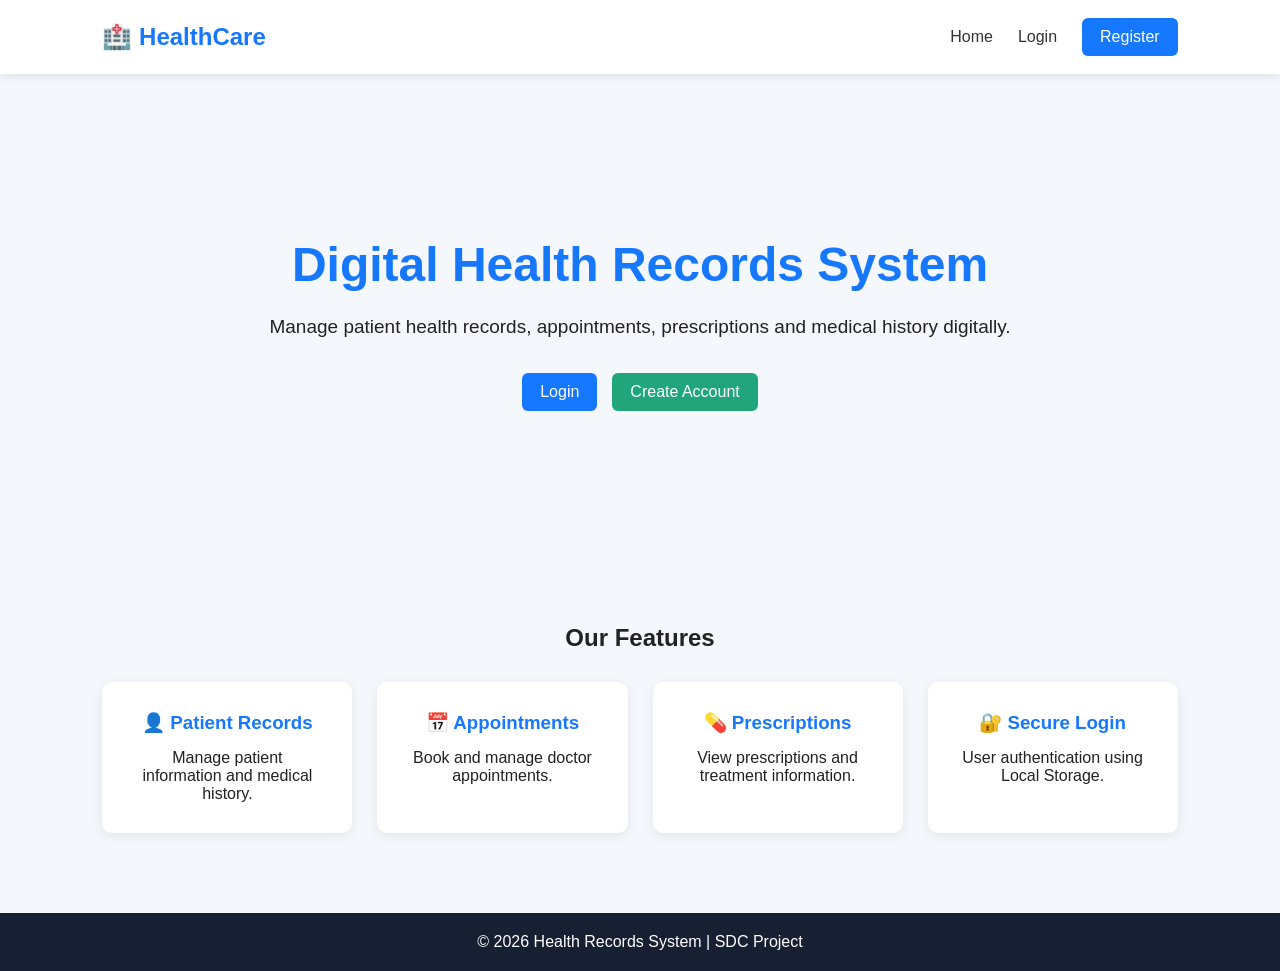
<file: index.html>
<!DOCTYPE html>
<html lang="en">
<head>
    <meta charset="UTF-8">
    <meta name="viewport" content="width=device-width, initial-scale=1.0">

    <title>Health Records System</title>

    <link rel="stylesheet" href="css/style.css">
</head>

<body>

<header class="navbar">

    <div class="logo">
        🏥 HealthCare
    </div>

    <nav>
        <a href="index.html">Home</a>
        <a href="login.html">Login</a>
        <a href="signup.html" class="btn">Register</a>
    </nav>

</header>


<section class="hero">

    <div class="hero-content">

        <h1>Digital Health Records System</h1>

        <p>
            Manage patient health records, appointments,
            prescriptions and medical history digitally.
        </p>

        <div class="hero-buttons">

            <a href="login.html" class="btn">
                Login
            </a>

            <a href="signup.html" class="btn secondary">
                Create Account
            </a>

        </div>

    </div>

</section>


<section class="features">

    <h2>Our Features</h2>

    <div class="feature-grid">

        <div class="feature-card">
            <h3>👤 Patient Records</h3>
            <p>Manage patient information and medical history.</p>
        </div>

        <div class="feature-card">
            <h3>📅 Appointments</h3>
            <p>Book and manage doctor appointments.</p>
        </div>

        <div class="feature-card">
            <h3>💊 Prescriptions</h3>
            <p>View prescriptions and treatment information.</p>
        </div>

        <div class="feature-card">
            <h3>🔐 Secure Login</h3>
            <p>User authentication using Local Storage.</p>
        </div>

    </div>

</section>


<footer>

    <p>© 2026 Health Records System | SDC Project</p>

</footer>

</body>
</html>
</file>
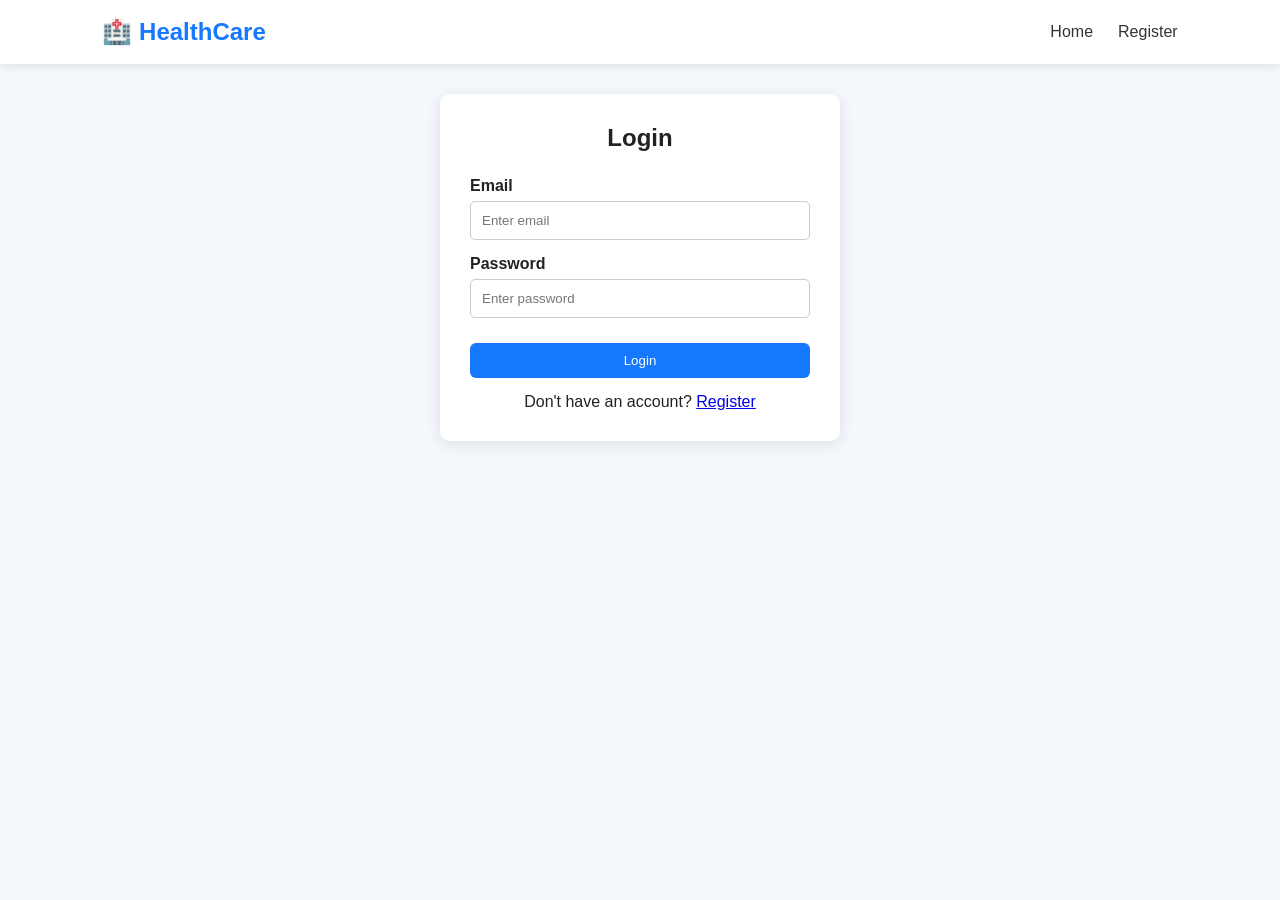
<file: admin.html>
<!DOCTYPE html><html lang="en"><head><meta charset="UTF-8"><meta name="viewport" content="width=device-width,initial-scale=1.0"><title>Admin Dashboard</title><link rel="stylesheet" href="css/style.css"></head><body><header class="navbar"><div class="logo">🏥 HealthCare Admin</div><nav><a href="admin.html">Dashboard</a><a href="patients.html">Patients</a><a href="records.html">Records</a><a href="appointments.html">Appointments</a><a href="#" onclick="logout()">Logout</a></nav></header><main class="dashboard"><h1>Welcome, <span id="adminName">Admin</span> 👋</h1><div class="card-grid"><div class="dashboard-card"><h3>👥 Users</h3><h2 id="userCount">0</h2></div><div class="dashboard-card"><h3>👤 Patients</h3><h2 id="patientCount">0</h2></div><div class="dashboard-card"><h3>📋 Records</h3><h2 id="recordCount">0</h2></div><div class="dashboard-card"><h3>📅 Appointments</h3><h2 id="appointmentCount">0</h2></div></div></main><script src="js/admin.js"></script></body></html>
</file>
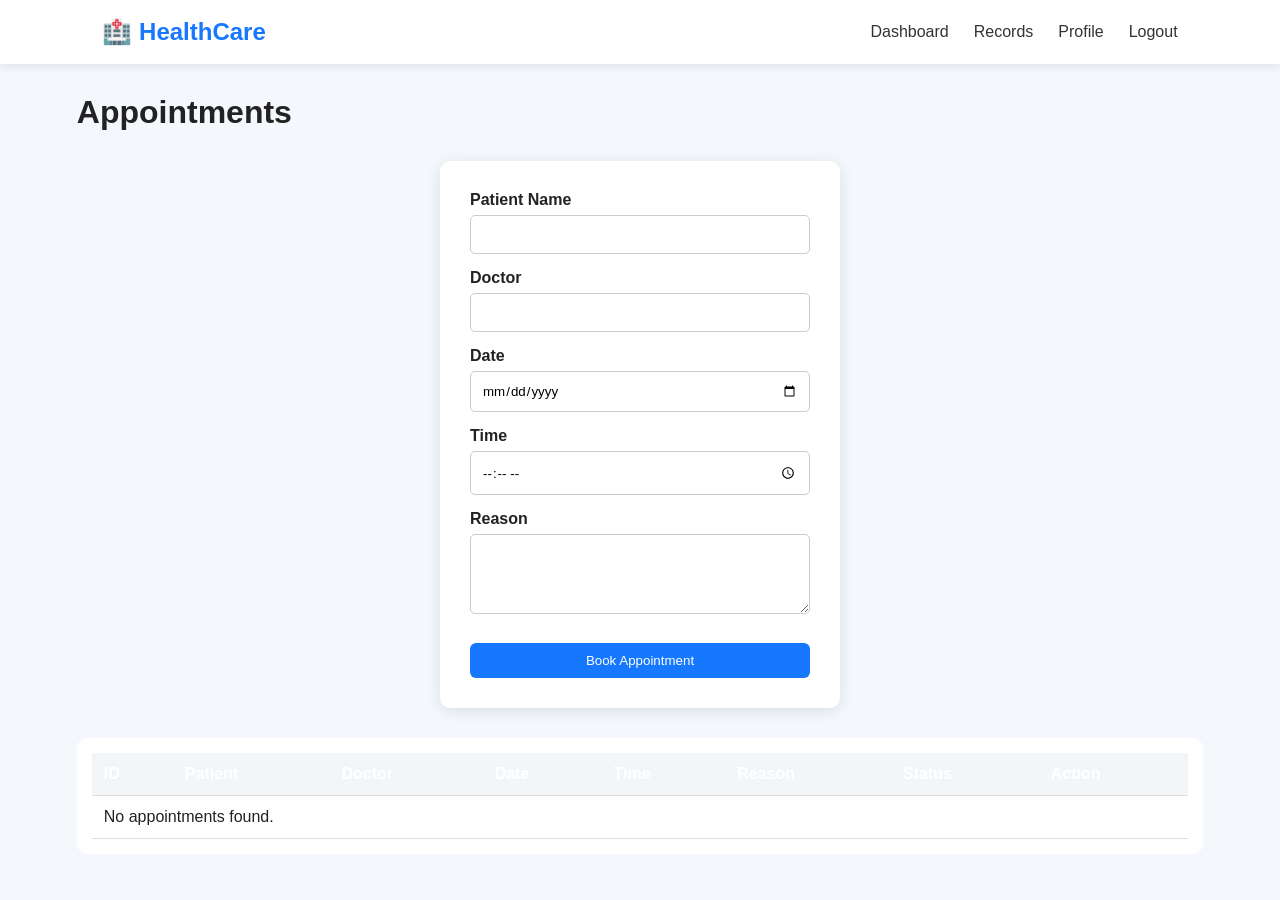
<file: appointments.html>
<!DOCTYPE html><html lang="en"><head><meta charset="UTF-8"><meta name="viewport" content="width=device-width,initial-scale=1.0"><title>Appointments</title><link rel="stylesheet" href="css/style.css"></head><body><header class="navbar"><div class="logo">🏥 HealthCare</div><nav><a href="user.html">Dashboard</a><a href="records.html">Records</a><a href="profile.html">Profile</a><a href="login.html" onclick="localStorage.removeItem('currentUser')">Logout</a></nav></header><main class="dashboard"><h1>Appointments</h1><div class="form-container"><form id="appointmentForm"><div class="form-group"><label>Patient Name</label><input id="appointmentPatient" required></div><div class="form-group"><label>Doctor</label><input id="appointmentDoctor" required></div><div class="form-group"><label>Date</label><input type="date" id="appointmentDate" required></div><div class="form-group"><label>Time</label><input type="time" id="appointmentTime" required></div><div class="form-group"><label>Reason</label><textarea id="appointmentReason" required></textarea></div><button class="btn">Book Appointment</button></form></div><div class="table-container"><table><thead><tr><th>ID</th><th>Patient</th><th>Doctor</th><th>Date</th><th>Time</th><th>Reason</th><th>Status</th><th>Action</th></tr></thead><tbody id="appointmentsTable"></tbody></table></div></main><script src="js/appointments.js"></script></body></html>
</file>
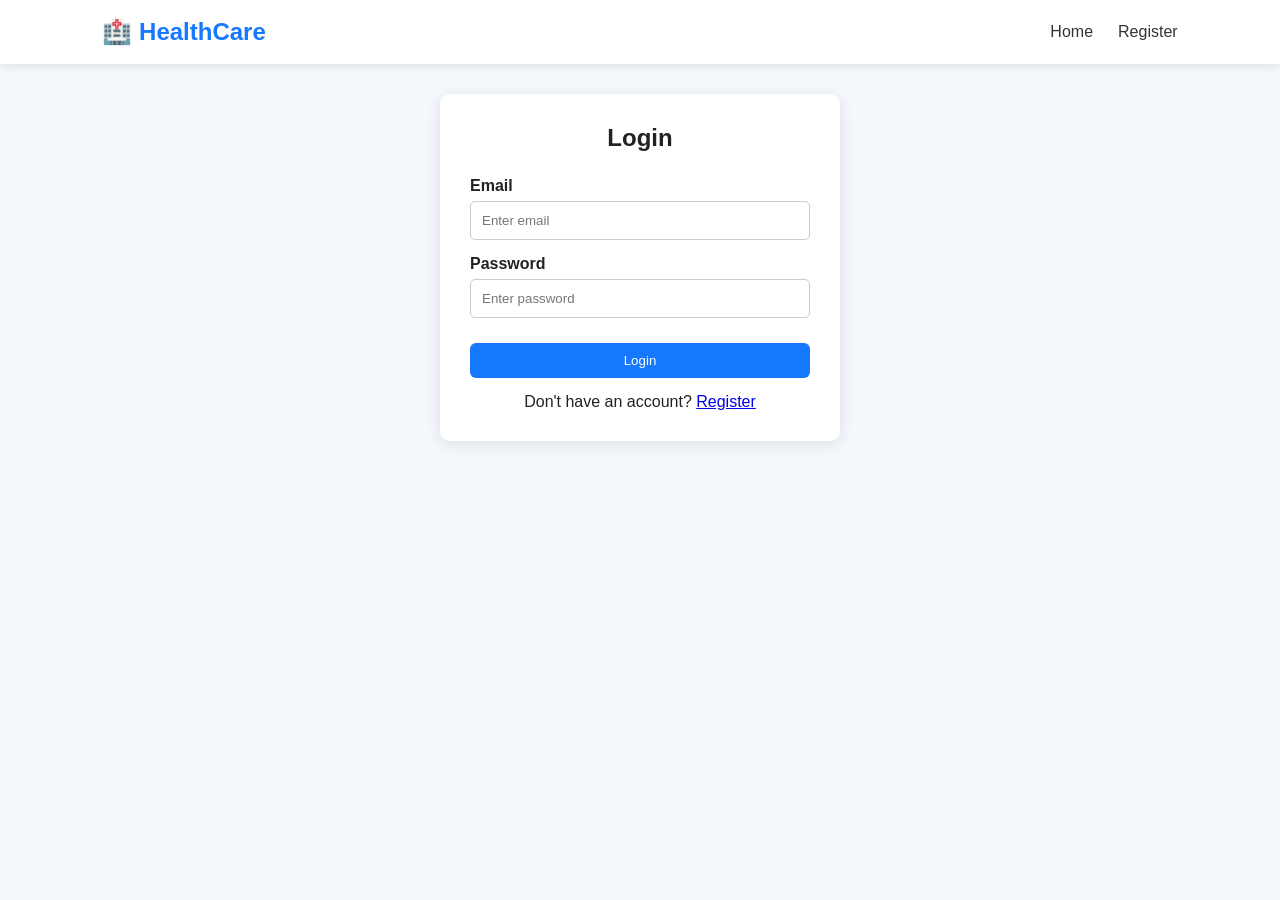
<file: login.html>
<!DOCTYPE html>
<html lang="en">

<head>

    <meta charset="UTF-8">

    <meta name="viewport"
          content="width=device-width, initial-scale=1.0">

    <title>Login</title>

    <link rel="stylesheet"
          href="css/style.css">

</head>


<body>

<header class="navbar">

    <div class="logo">
        🏥 HealthCare
    </div>

    <nav>

        <a href="index.html">
            Home
        </a>

        <a href="signup.html">
            Register
        </a>

    </nav>

</header>


<div class="form-container">

    <h2>Login</h2>


    <form id="loginForm">

        <div class="form-group">

            <label>Email</label>

            <input
                type="email"
                id="loginEmail"
                placeholder="Enter email"
                required
            >

        </div>


        <div class="form-group">

            <label>Password</label>

            <input
                type="password"
                id="loginPassword"
                placeholder="Enter password"
                required
            >

        </div>


        <button
            type="submit"
            class="btn">

            Login

        </button>

    </form>


    <p style="text-align:center; margin-top:15px;">

        Don't have an account?

        <a href="signup.html">
            Register
        </a>

    </p>

</div>


<script src="js/auth.js"></script>

</body>

</html>
</file>
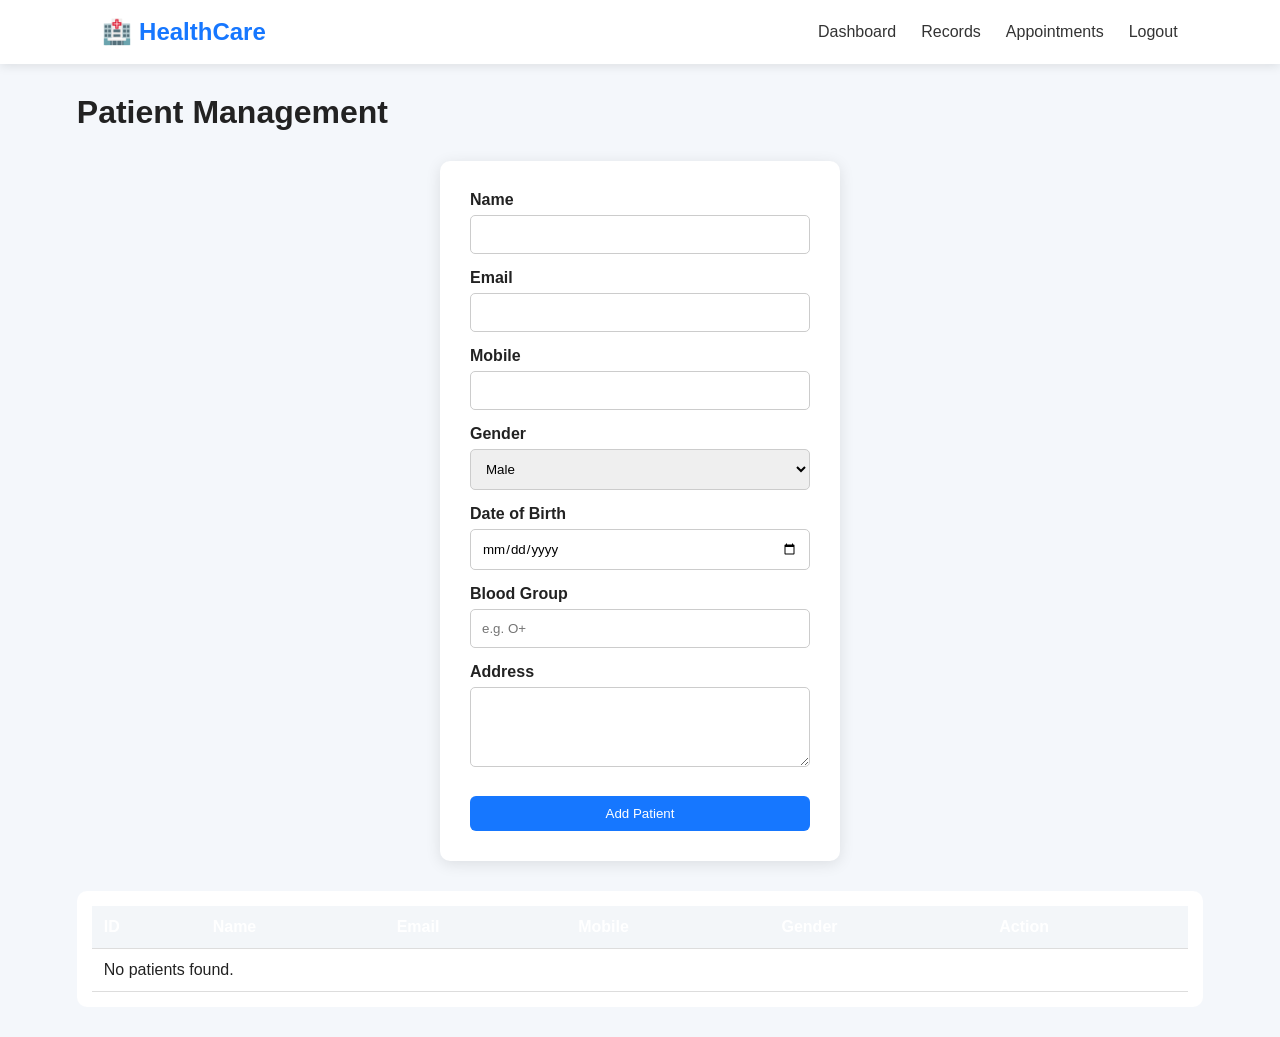
<file: patients.html>
<!DOCTYPE html><html lang="en"><head><meta charset="UTF-8"><meta name="viewport" content="width=device-width,initial-scale=1.0"><title>Patients</title><link rel="stylesheet" href="css/style.css"></head><body><header class="navbar"><div class="logo">🏥 HealthCare</div><nav><a href="admin.html">Dashboard</a><a href="records.html">Records</a><a href="appointments.html">Appointments</a><a href="login.html" onclick="localStorage.removeItem('currentUser')">Logout</a></nav></header><main class="dashboard"><h1>Patient Management</h1><div class="form-container"><form id="patientForm"><div class="form-group"><label>Name</label><input id="patientName" required></div><div class="form-group"><label>Email</label><input type="email" id="patientEmail" required></div><div class="form-group"><label>Mobile</label><input id="patientMobile" required></div><div class="form-group"><label>Gender</label><select id="patientGender"><option>Male</option><option>Female</option><option>Other</option></select></div><div class="form-group"><label>Date of Birth</label><input type="date" id="patientDob"></div><div class="form-group"><label>Blood Group</label><input id="patientBloodGroup" placeholder="e.g. O+"></div><div class="form-group"><label>Address</label><textarea id="patientAddress"></textarea></div><button class="btn">Add Patient</button></form></div><div class="table-container"><table><thead><tr><th>ID</th><th>Name</th><th>Email</th><th>Mobile</th><th>Gender</th><th>Action</th></tr></thead><tbody id="patientsTable"></tbody></table></div></main><script src="js/patients.js"></script></body></html>
</file>
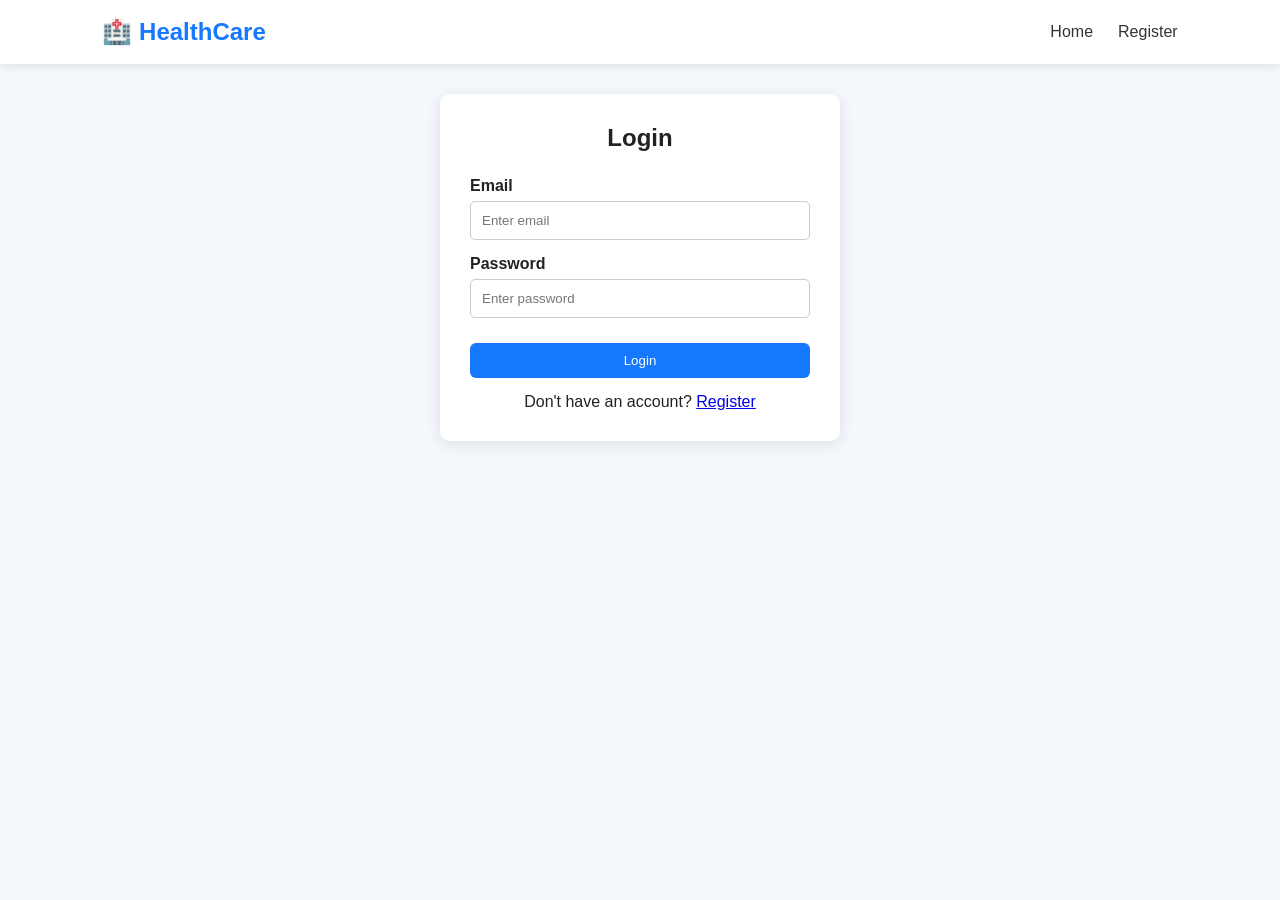
<file: profile.html>
<!DOCTYPE html><html lang="en"><head><meta charset="UTF-8"><meta name="viewport" content="width=device-width,initial-scale=1.0"><title>Profile</title><link rel="stylesheet" href="css/style.css"></head><body><header class="navbar"><div class="logo">🏥 HealthCare</div><nav><a href="user.html">Dashboard</a><a href="records.html">Records</a><a href="appointments.html">Appointments</a><a href="#" onclick="logout()">Logout</a></nav></header><main class="dashboard"><div class="form-container"><h2>My Profile</h2><form id="profileForm"><div class="form-group"><label>Name</label><input id="profileName" required></div><div class="form-group"><label>Email</label><input id="profileEmail" type="email" disabled></div><div class="form-group"><label>Mobile</label><input id="profileMobile" required></div><button class="btn">Update Profile</button></form></div></main><script src="js/profile.js"></script></body></html>
</file>
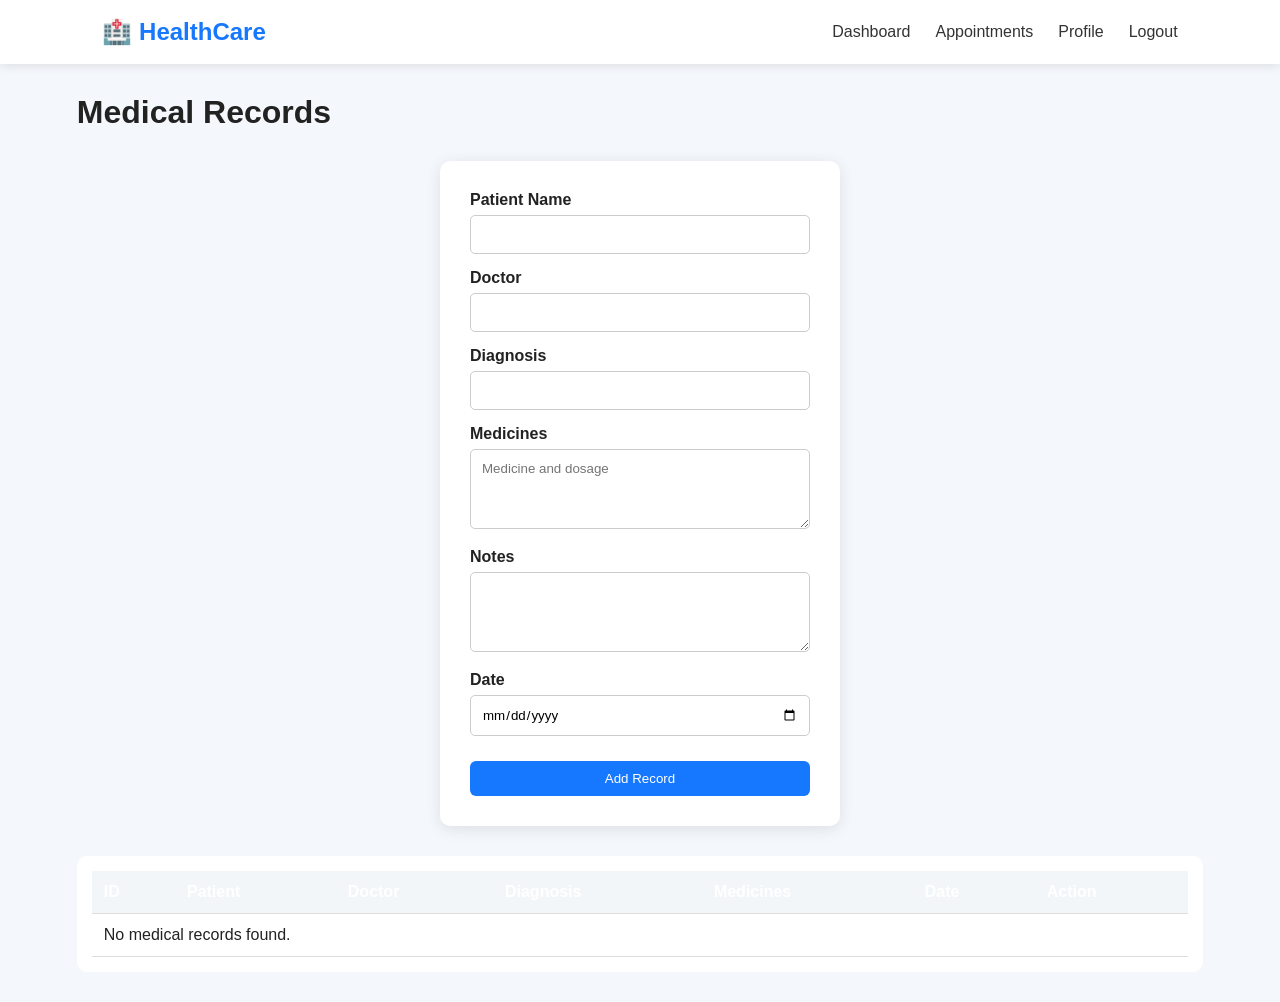
<file: records.html>
<!DOCTYPE html><html lang="en"><head><meta charset="UTF-8"><meta name="viewport" content="width=device-width,initial-scale=1.0"><title>Medical Records</title><link rel="stylesheet" href="css/style.css"></head><body><header class="navbar"><div class="logo">🏥 HealthCare</div><nav><a href="user.html">Dashboard</a><a href="appointments.html">Appointments</a><a href="profile.html">Profile</a><a href="login.html" onclick="localStorage.removeItem('currentUser')">Logout</a></nav></header><main class="dashboard"><h1>Medical Records</h1><div class="form-container"><form id="recordForm"><div class="form-group"><label>Patient Name</label><input id="recordPatient" required></div><div class="form-group"><label>Doctor</label><input id="recordDoctor" required></div><div class="form-group"><label>Diagnosis</label><input id="recordDiagnosis" required></div><div class="form-group"><label>Medicines</label><textarea id="recordMedicines" placeholder="Medicine and dosage"></textarea></div><div class="form-group"><label>Notes</label><textarea id="recordNotes"></textarea></div><div class="form-group"><label>Date</label><input type="date" id="recordDate" required></div><button class="btn">Add Record</button></form></div><div class="table-container"><table><thead><tr><th>ID</th><th>Patient</th><th>Doctor</th><th>Diagnosis</th><th>Medicines</th><th>Date</th><th>Action</th></tr></thead><tbody id="recordsTable"></tbody></table></div></main><script src="js/records.js"></script></body></html>
</file>
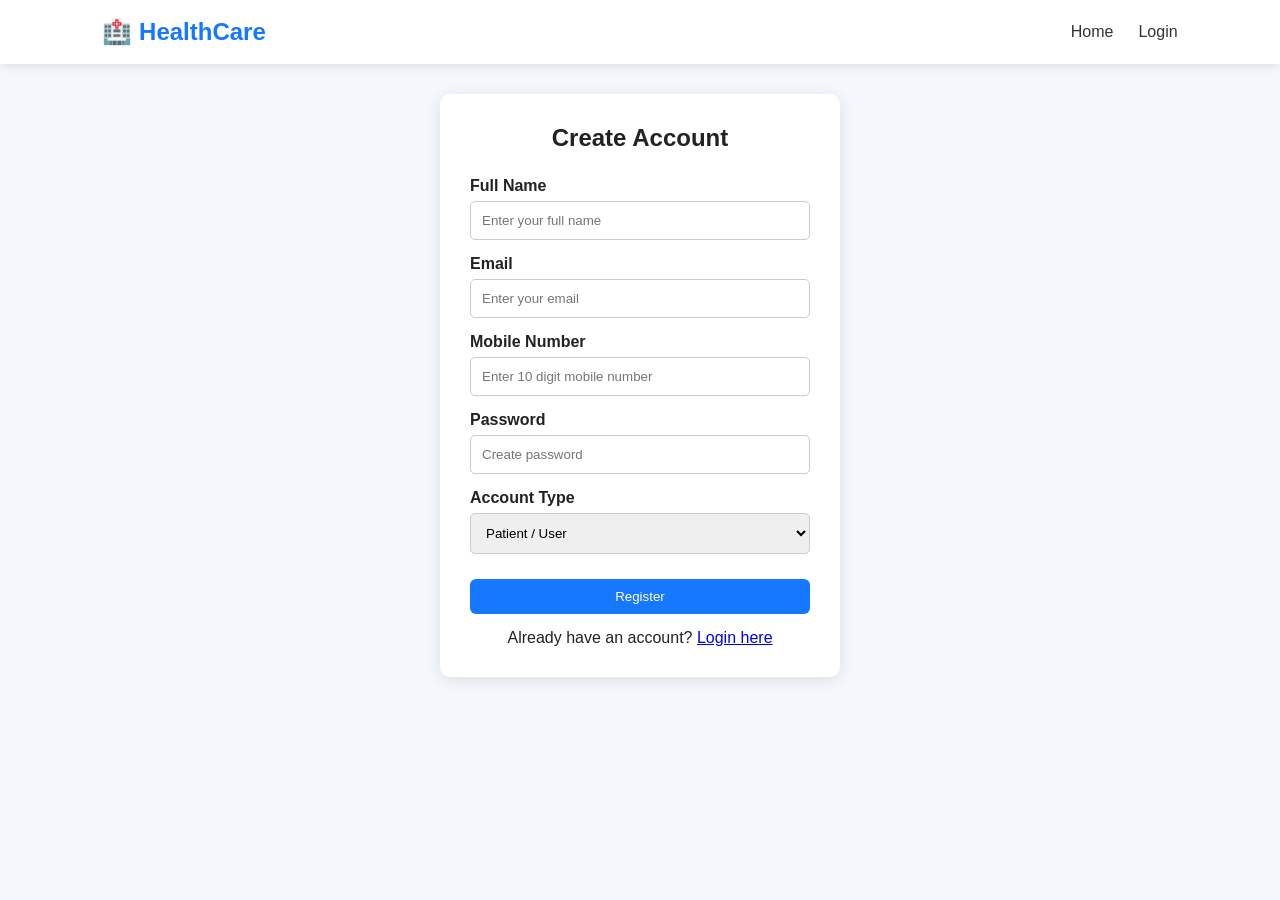
<file: signup.html>
<!DOCTYPE html>
<html lang="en">

<head>

    <meta charset="UTF-8">

    <meta name="viewport" content="width=device-width, initial-scale=1.0">

    <title>Register - Health Records System</title>

    <link rel="stylesheet" href="css/style.css">

</head>

<body>

    <!-- Navigation Bar -->

    <header class="navbar">

        <div class="logo">
            🏥 HealthCare
        </div>

        <nav>

            <a href="index.html">
                Home
            </a>

            <a href="login.html">
                Login
            </a>

        </nav>

    </header>


    <!-- Registration Form -->

    <div class="form-container">

        <h2>Create Account</h2>

        <form id="signupForm">

            <div class="form-group">

                <label for="name">
                    Full Name
                </label>

                <input
                    type="text"
                    id="name"
                    placeholder="Enter your full name"
                    required
                >

            </div>


            <div class="form-group">

                <label for="email">
                    Email
                </label>

                <input
                    type="email"
                    id="email"
                    placeholder="Enter your email"
                    required
                >

            </div>


            <div class="form-group">

                <label for="mobile">
                    Mobile Number
                </label>

                <input
                    type="tel"
                    id="mobile"
                    placeholder="Enter 10 digit mobile number"
                    required
                >

            </div>


            <div class="form-group">

                <label for="password">
                    Password
                </label>

                <input
                    type="password"
                    id="password"
                    placeholder="Create password"
                    required
                >

            </div>


            <div class="form-group">

                <label for="role">
                    Account Type
                </label>

                <select id="role">

                    <option value="user">
                        Patient / User
                    </option>

                    <option value="admin">
                        Admin
                    </option>

                </select>

            </div>


            <button
                type="submit"
                class="btn">

                Register

            </button>

        </form>


        <p style="text-align:center; margin-top:15px;">

            Already have an account?

            <a href="login.html">
                Login here
            </a>

        </p>

    </div>


    <!-- JavaScript -->

    <script src="js/auth.js"></script>

</body>

</html>
</file>
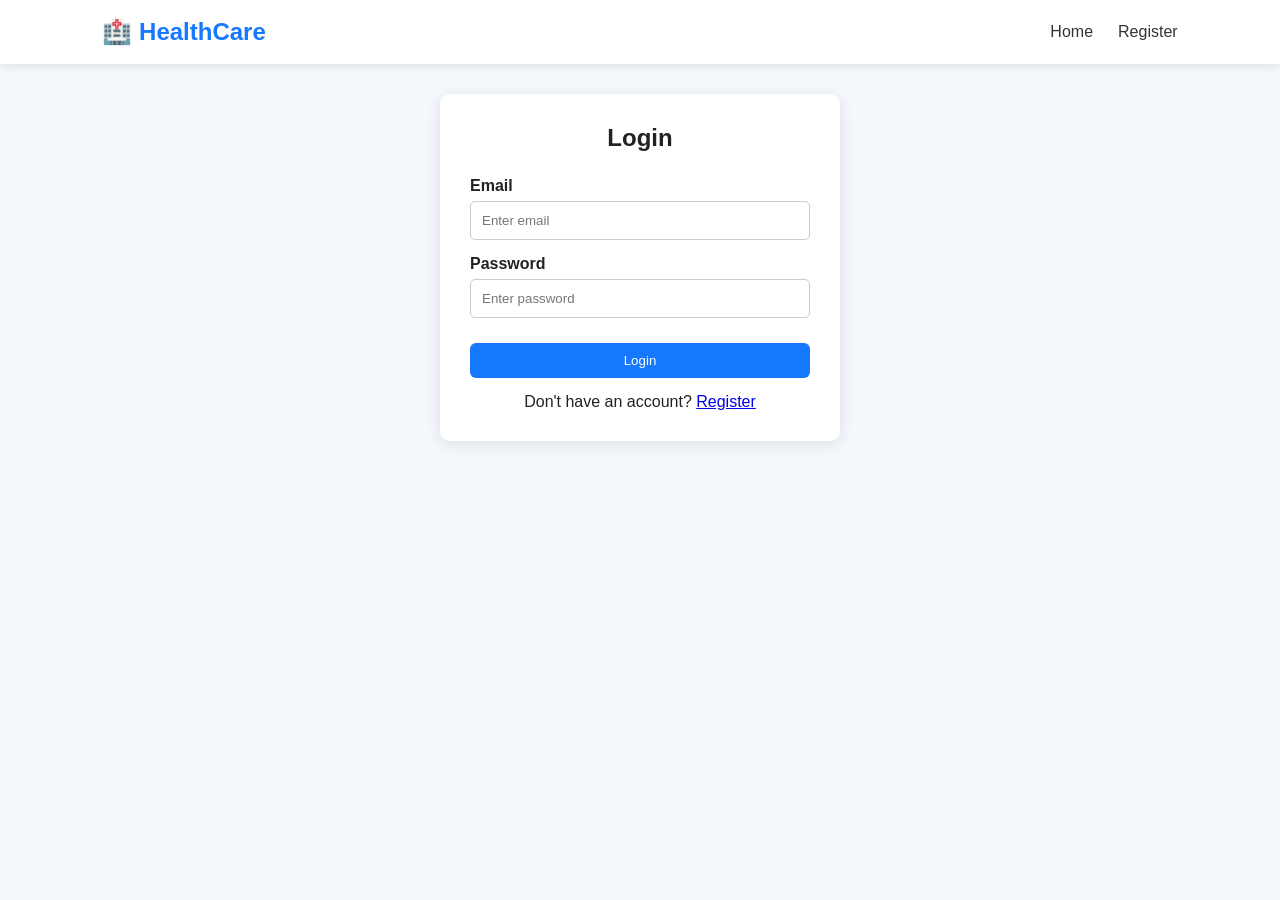
<file: user.html>
<!DOCTYPE html>
<html lang="en">

<head>

    <meta charset="UTF-8">

    <meta name="viewport" content="width=device-width, initial-scale=1.0">

    <title>User Dashboard</title>

    <link rel="stylesheet" href="css/style.css">

</head>

<body>

    <!-- Navigation -->

    <header class="navbar">

        <div class="logo">
            🏥 HealthCare
        </div>

        <nav>

            <a href="user.html">
                Dashboard
            </a>

            <a href="profile.html">
                Profile
            </a>

            <a href="#" onclick="logout()">
                Logout
            </a>

        </nav>

    </header>


    <!-- Dashboard -->

    <main class="dashboard">

        <div class="dashboard-header">

            <div>

                <h1>
                    Welcome, <span id="userName">Patient</span> 👋
                </h1>

                <p>
                    Manage your health information
                </p>

            </div>

        </div>


        <!-- Cards -->

        <div class="card-grid">

            <div class="dashboard-card">

                <h3>👤 My Profile</h3>

                <p>
                    View and manage your personal information.
                </p>

                <br>

                <a href="profile.html" class="btn">
                    View Profile
                </a>

            </div>


            <div class="dashboard-card">

                <h3>📋 Medical Records</h3>

                <p>
                    View your medical history and health records.
                </p>

                <br>

                <a href="records.html" class="btn">
                    View Records
                </a>

            </div>


            <div class="dashboard-card">

                <h3>📅 Appointments</h3>

                <p>
                    Book and manage your appointments.
                </p>

                <br>

                <a href="appointments.html" class="btn">
                    Appointments
                </a>

            </div>


            <div class="dashboard-card">

                <h3>💊 Prescriptions</h3>

                <p>
                    View your prescribed medicines.
                </p>

                <br>

                <a href="records.html" class="btn">
                    View Prescription
                </a>

            </div>

        </div>

    </main>


    <script src="js/user.js"></script>

</body>

</html>
</file>
<file: css/style.css>
* {
    margin: 0;
    padding: 0;
    box-sizing: border-box;
    font-family: Arial, sans-serif;
}

body {
    background: #f4f7fb;
    color: #222;
}


/* NAVBAR */

.navbar {
    display: flex;
    justify-content: space-between;
    align-items: center;

    padding: 18px 8%;

    background: white;

    box-shadow: 0 2px 10px rgba(0,0,0,0.1);
}

.logo {
    font-size: 24px;
    font-weight: bold;
    color: #1677ff;
}

.navbar nav {
    display: flex;
    gap: 25px;
    align-items: center;
}

.navbar a {
    text-decoration: none;
    color: #333;
}


/* BUTTON */

.btn {
    background: #1677ff;
    color: white !important;

    padding: 10px 18px;

    border-radius: 6px;

    text-decoration: none;

    display: inline-block;

    border: none;

    cursor: pointer;
}

.btn:hover {
    background: #095dcc;
}

.secondary {
    background: #20a67a;
}


/* HERO */

.hero {
    min-height: 500px;

    display: flex;
    justify-content: center;
    align-items: center;

    text-align: center;

    padding: 40px;
}

.hero-content {
    max-width: 750px;
}

.hero h1 {
    font-size: 48px;
    margin-bottom: 20px;
    color: #1677ff;
}

.hero p {
    font-size: 19px;
    line-height: 1.6;

    margin-bottom: 30px;
}

.hero-buttons {
    display: flex;
    justify-content: center;
    gap: 15px;
}


/* FEATURES */

.features {
    padding: 50px 8%;
    text-align: center;
}

.features h2 {
    margin-bottom: 30px;
}

.feature-grid {
    display: grid;

    grid-template-columns:
        repeat(auto-fit, minmax(220px, 1fr));

    gap: 25px;
}

.feature-card {
    background: white;

    padding: 30px;

    border-radius: 10px;

    box-shadow: 0 3px 12px rgba(0,0,0,0.08);
}

.feature-card h3 {
    margin-bottom: 15px;

    color: #1677ff;
}


/* FOOTER */

footer {
    background: #172033;

    color: white;

    text-align: center;

    padding: 20px;

    margin-top: 30px;
}


/* FORM */

.form-container {
    width: 400px;
    max-width: 90%;

    margin: 60px auto;

    background: white;

    padding: 30px;

    border-radius: 10px;

    box-shadow: 0 3px 15px rgba(0,0,0,0.1);
}

.form-container h2 {
    text-align: center;

    margin-bottom: 25px;
}

.form-group {
    margin-bottom: 15px;
}

.form-group label {
    display: block;

    margin-bottom: 6px;

    font-weight: bold;
}

.form-group input,
.form-group select,
.form-group textarea {
    width: 100%;

    padding: 11px;

    border: 1px solid #ccc;

    border-radius: 5px;

    outline: none;
}

.form-group input:focus,
.form-group select:focus,
.form-group textarea:focus {
    border-color: #1677ff;
}

.form-container button {
    width: 100%;

    margin-top: 10px;
}


/* DASHBOARD */

.dashboard {
    padding: 30px 6%;
}

.dashboard-header {
    display: flex;

    justify-content: space-between;

    align-items: center;

    margin-bottom: 30px;
}

.card-grid {
    display: grid;

    grid-template-columns:
        repeat(auto-fit, minmax(200px, 1fr));

    gap: 20px;
}

.dashboard-card {
    background: white;

    padding: 25px;

    border-radius: 10px;

    box-shadow: 0 3px 12px rgba(0,0,0,0.08);
}

.dashboard-card h3 {
    color: #1677ff;

    margin-bottom: 10px;
}


/* TABLE */

.table-container {
    overflow-x: auto;

    background: white;

    padding: 20px;

    border-radius: 10px;
}

table {
    width: 100%;

    border-collapse: collapse;
}

th,
td {
    padding: 12px;

    border-bottom: 1px solid #ddd;

    text-align: left;
}

th {
    background: #1677ff;

    color: white;
}


/* MOBILE */

@media(max-width: 600px) {

    .navbar {
        flex-direction: column;

        gap: 15px;
    }

    .hero h1 {
        font-size: 34px;
    }

    .hero-buttons {
        flex-direction: column;
    }

}
.form-container { max-width: 700px; margin: 30px auto; }
.table-container { overflow-x:auto; margin-top:30px; background:#fff; padding:15px; border-radius:10px; }
table { width:100%; border-collapse:collapse; } th,td { padding:12px; border-bottom:1px solid #ddd; text-align:left; } th { background:#f3f6f9; }
textarea { width:100%; min-height:80px; padding:10px; border:1px solid #ccc; border-radius:6px; }
.danger { background:#d9534f; color:#fff; border:0; padding:8px 12px; border-radius:5px; cursor:pointer; }
.status { padding:5px 9px; border-radius:12px; background:#e8f5e9; }
</file>
